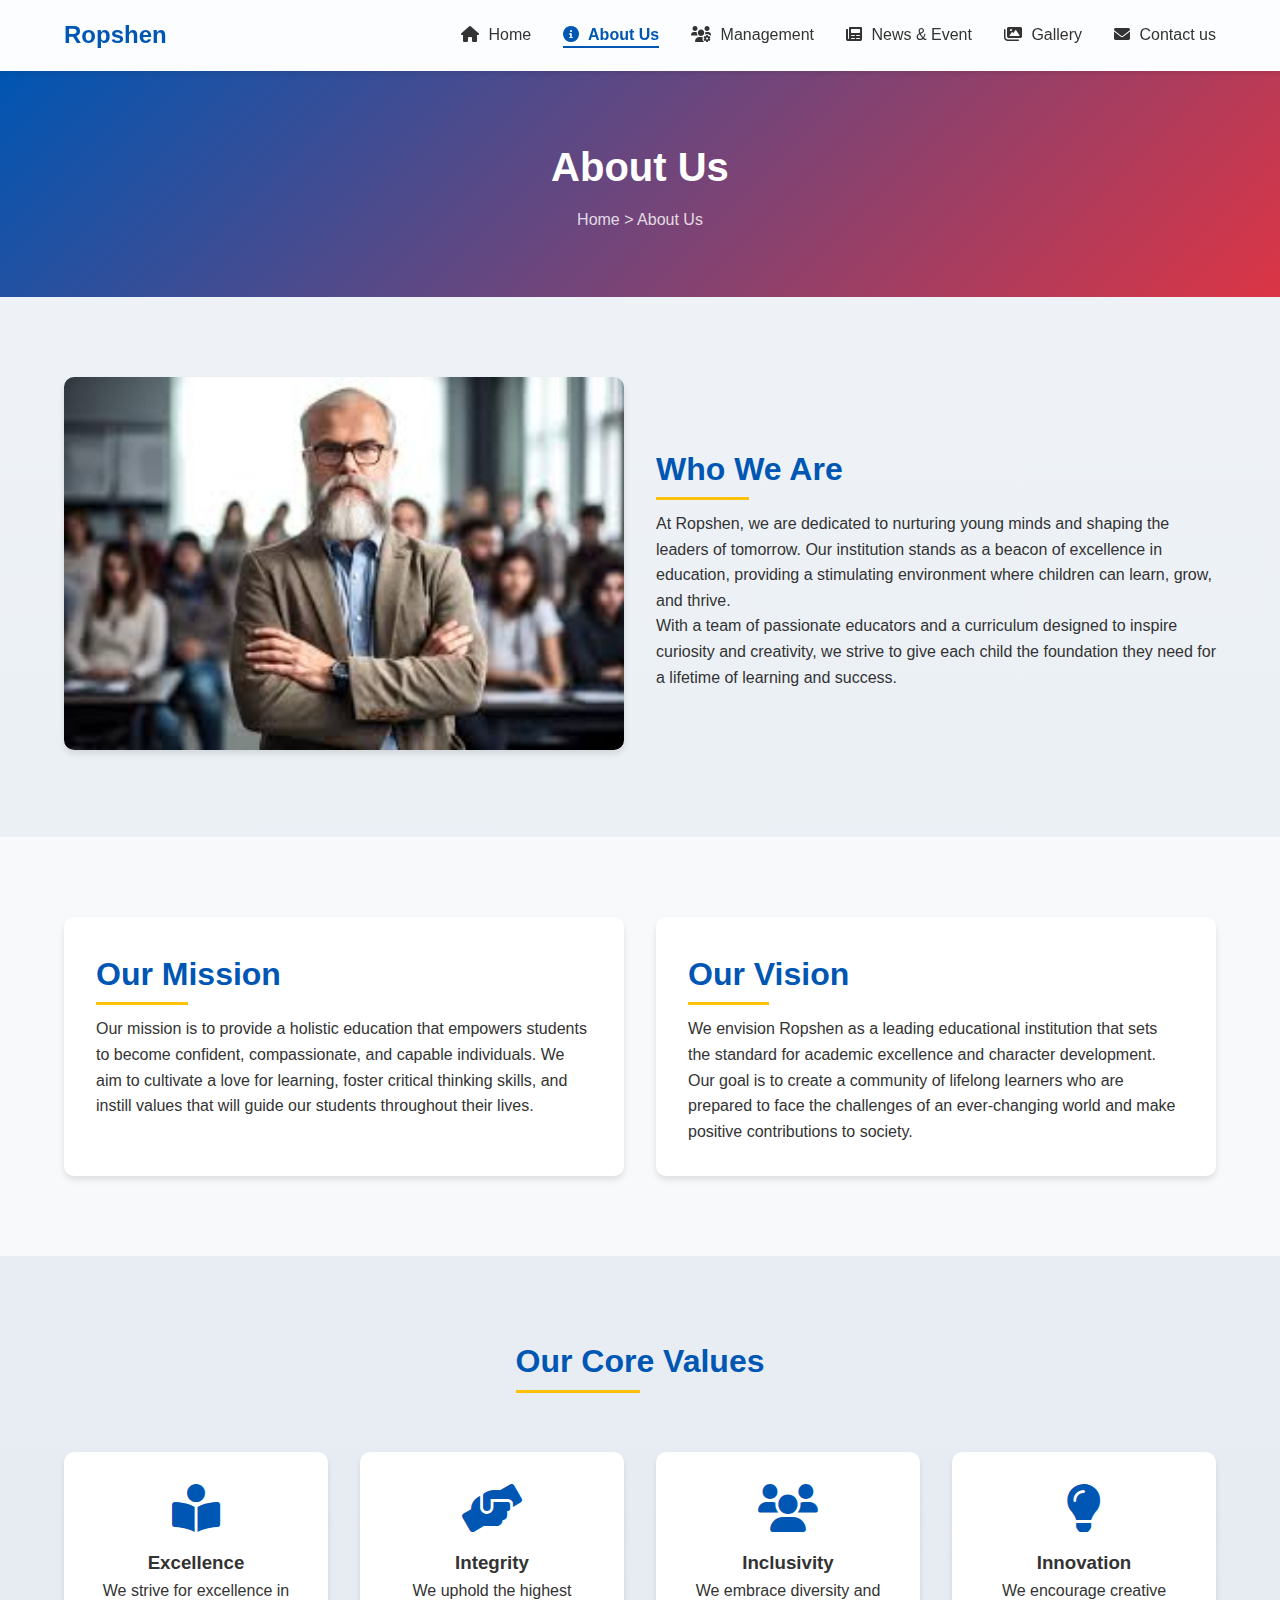
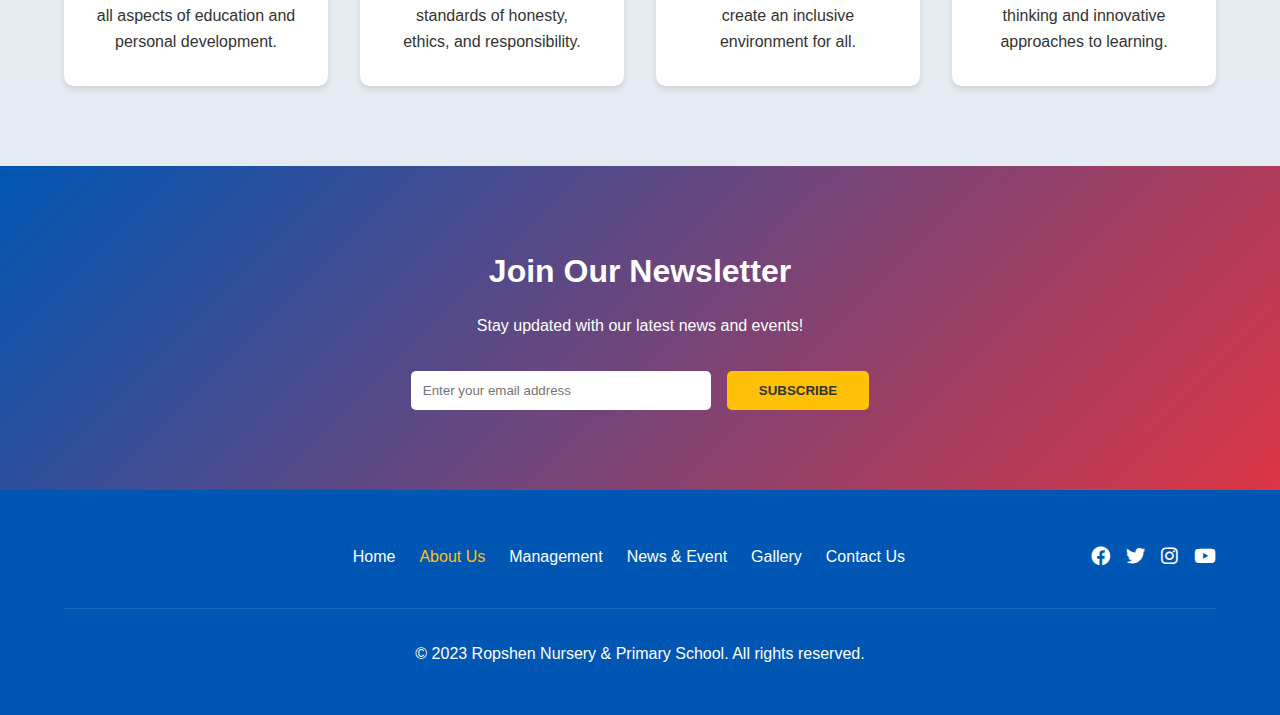
<file: About.html>
<!DOCTYPE html>
<html lang="en">
<head>
    <meta charset="UTF-8">
    <meta name="viewport" content="width=device-width, initial-scale=1.0">
    <title>Ropshen - About Us</title>
    <link rel="stylesheet" href="About.css">
    <link rel="stylesheet" href="https://cdnjs.cloudflare.com/ajax/libs/font-awesome/6.0.0-beta3/css/all.min.css">
</head>
<body>
    <!-- Navigation -->
    <nav class="main-nav">
        <div class="logo">Ropshen</div>
        <ul class="nav-links">
            <li><a href="index.html"><i class="fas fa-home"></i> Home</a></li>
            <li><a href="#" class="active"><i class="fas fa-info-circle"></i> About Us</a></li>
            <li><a href="management.html"><i class="fas fa-users-cog"></i> Management</a></li>
            <li><a href="News.html"><i class="fas fa-newspaper"></i> News & Event</a></li>
            <li><a href="Gallery.html"><i class="fas fa-images"></i> Gallery</a></li>
            <li><a href="Contact.html"><i class="fas fa-envelope"></i> Contact us</a></li>
        </ul>
        <div class="mobile-menu-toggle">
            <i class="fas fa-bars"></i>
        </div>
    </nav>

    <!-- Header -->
    <header class="header">
        <h1>About Us</h1>
        <div class="breadcrumb">Home > About Us</div>
    </header>

    <!-- Main Content -->
    <main class="main-content">
        <div class="about-image-container">
            <img src="/images/images.jpg" alt="About Us Image" class="about-image">
        </div>
        <div class="about-content">
            <h2 class="section-title">Who We Are</h2>
            <p>At Ropshen, we are dedicated to nurturing young minds and shaping the leaders of tomorrow. Our institution stands as a beacon of excellence in education, providing a stimulating environment where children can learn, grow, and thrive.</p>
            <p>With a team of passionate educators and a curriculum designed to inspire curiosity and creativity, we strive to give each child the foundation they need for a lifetime of learning and success.</p>
        </div>
    </main>

    <div class="content-section">
        <div class="mission-vision-container">
            <div class="mission">
                <h2 class="section-title">Our Mission</h2>
                <p>Our mission is to provide a holistic education that empowers students to become confident, compassionate, and capable individuals. We aim to cultivate a love for learning, foster critical thinking skills, and instill values that will guide our students throughout their lives.</p>
            </div>
            <div class="vision">
                <h2 class="section-title">Our Vision</h2>
                <p>We envision Ropshen as a leading educational institution that sets the standard for academic excellence and character development. Our goal is to create a community of lifelong learners who are prepared to face the challenges of an ever-changing world and make positive contributions to society.</p>
            </div>
        </div>
    </div>

    <section class="values">
        <h2 class="section-title">Our Core Values</h2>
        <div class="values-grid">
            <div class="value-card">
                <i class="fas fa-book-reader"></i>
                <h3>Excellence</h3>
                <p>We strive for excellence in all aspects of education and personal development.</p>
            </div>
            <div class="value-card">
                <i class="fas fa-hands-helping"></i>
                <h3>Integrity</h3>
                <p>We uphold the highest standards of honesty, ethics, and responsibility.</p>
            </div>
            <div class="value-card">
                <i class="fas fa-users"></i>
                <h3>Inclusivity</h3>
                <p>We embrace diversity and create an inclusive environment for all.</p>
            </div>
            <div class="value-card">
                <i class="fas fa-lightbulb"></i>
                <h3>Innovation</h3>
                <p>We encourage creative thinking and innovative approaches to learning.</p>
            </div>
        </div>
    </section>

    <!-- Newsletter -->
    <section class="newsletter">
        <h2>Join Our Newsletter</h2>
        <p>Stay updated with our latest news and events!</p>
        <form id="newsletterForm">
            <input type="email" placeholder="Enter your email address" required>
            <button type="submit" class="cta-button">Subscribe</button>
        </form>
    </section>

    <!-- Footer -->
    <footer>
        <div class="footer-content">
            <div class="logo">Ropshen</div>
            <nav class="footer-nav">
                <a href="index.html">Home</a>
                <a href="#" class="active">About Us</a>
                <a href="management.html">Management</a>
                <a href="News.html">News & Event</a>
                <a href="Gallery.html">Gallery</a>
                <a href="Contact.html">Contact Us</a>
            </nav>
            <div class="social-links">
                <a href="#"><i class="fab fa-facebook"></i></a>
                <a href="#"><i class="fab fa-twitter"></i></a>
                <a href="#"><i class="fab fa-instagram"></i></a>
                <a href="#"><i class="fab fa-youtube"></i></a>
            </div>
        </div>
        <div class="copyright">
            <p>&copy; 2023 Ropshen Nursery & Primary School. All rights reserved.</p>
        </div>
    </footer>

    <script src="About.js"></script>
</body>
</html>
</file>
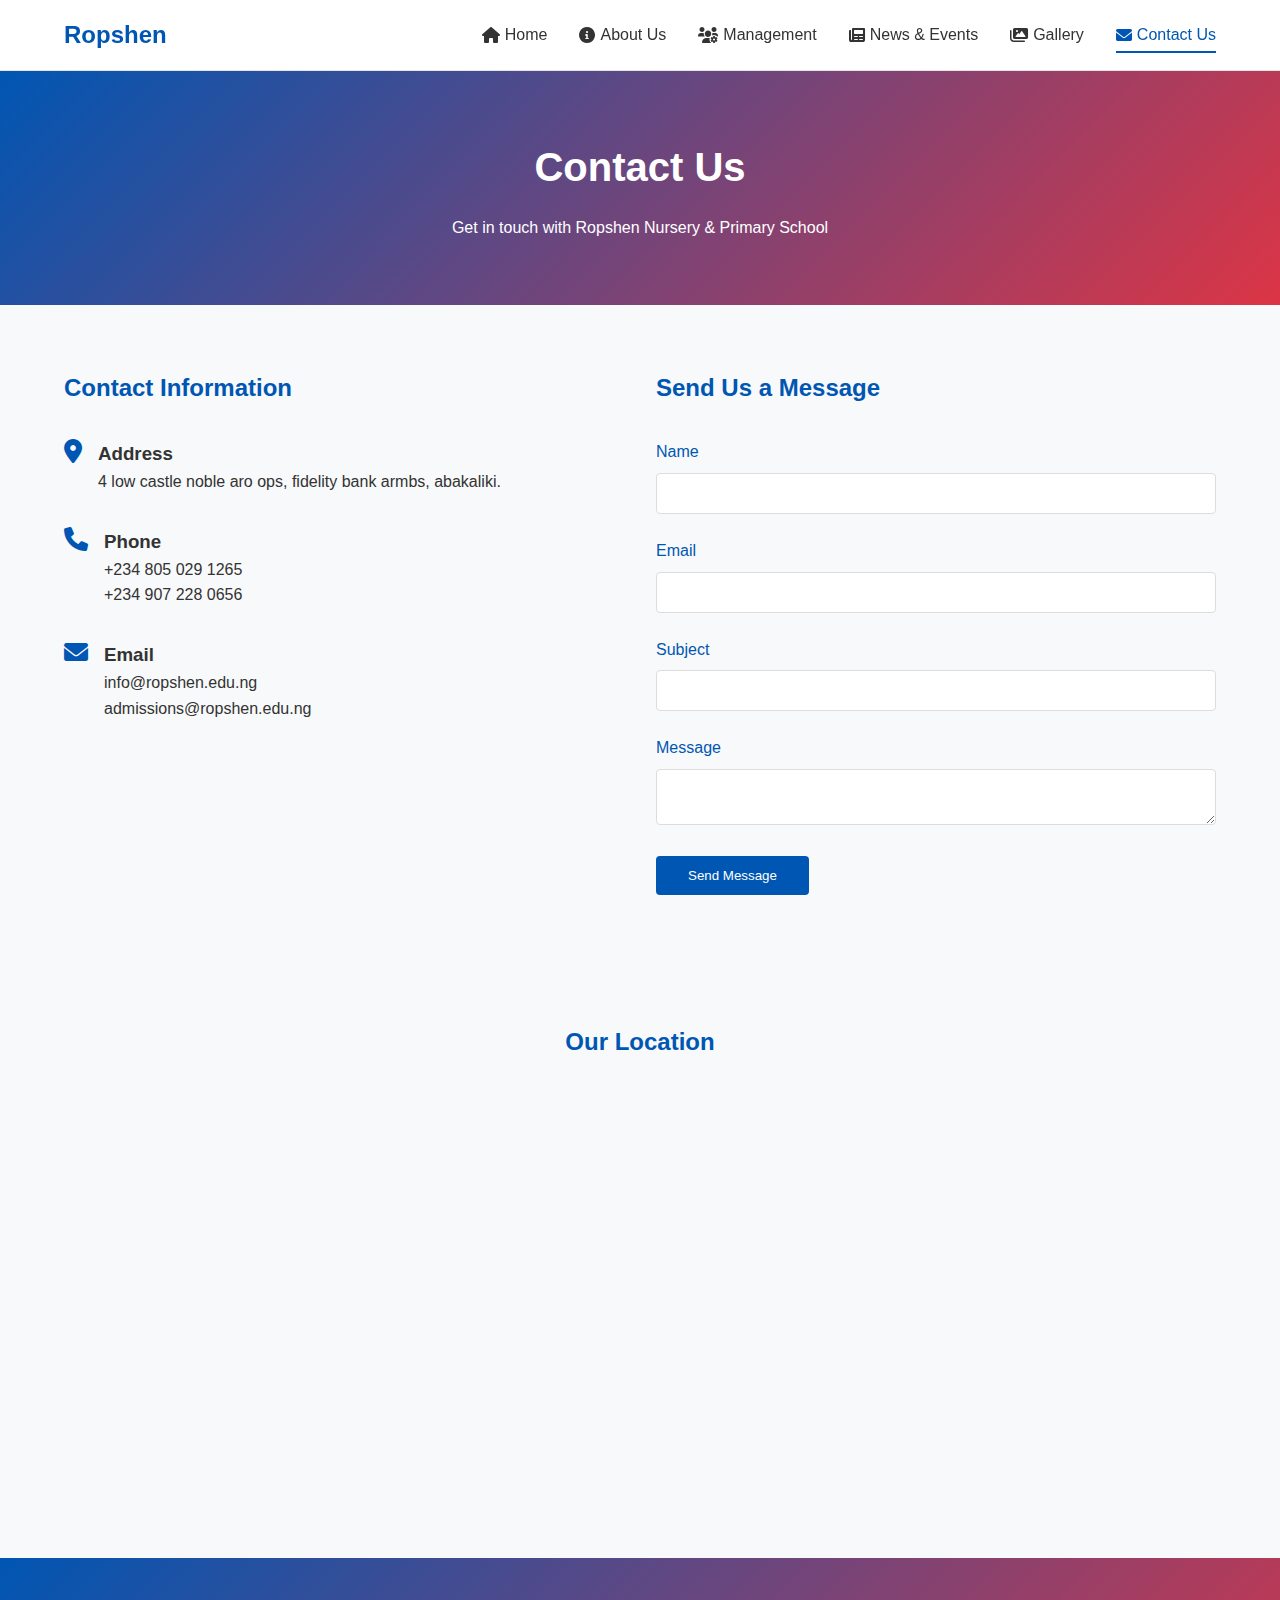
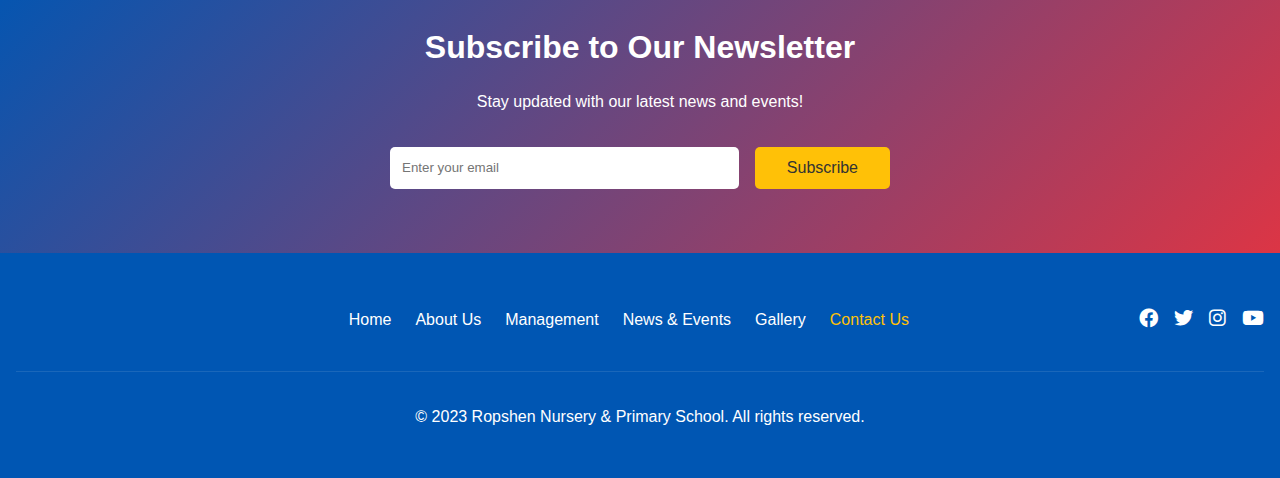
<file: Contact.html>
<!DOCTYPE html>
<html lang="en">
<head>
    <meta charset="UTF-8">
    <meta name="viewport" content="width=device-width, initial-scale=1.0">
    <title>Ropshen - Contact Us</title>
    <link rel="stylesheet" href="contact.css">
    <link rel="stylesheet" href="https://cdnjs.cloudflare.com/ajax/libs/font-awesome/6.0.0-beta3/css/all.min.css">
</head>
<body>
    <header>
        <nav class="main-nav">
            <div class="logo">Ropshen</div>
            <ul class="nav-links">
                <li><a href="index.html"><i class="fas fa-home"></i> Home</a></li>
                <li><a href="About.html"><i class="fas fa-info-circle"></i> About Us</a></li>
                <li><a href="management.html"><i class="fas fa-users-cog"></i> Management</a></li>
                <li><a href="News.html"><i class="fas fa-newspaper"></i> News & Events</a></li>
                <li><a href="Gallery.html"><i class="fas fa-images"></i> Gallery</a></li>
                <li><a href="Contact.html" class="active"><i class="fas fa-envelope"></i> Contact Us</a></li>
            </ul>
            <div class="mobile-menu-toggle">
                <i class="fas fa-bars"></i>
            </div>
        </nav>
    </header>

    <main>
        <section class="hero">
            <h1>Contact Us</h1>
            <p>Get in touch with Ropshen Nursery & Primary School</p>
        </section>

        <section class="contact-container">
            <div class="contact-info">
                <h2>Contact Information</h2>
                <div class="info-card">
                    <i class="fas fa-map-marker-alt"></i>
                    <div>
                        <h3>Address</h3>
                        <p>4 low castle noble aro ops, fidelity bank armbs, abakaliki.</p>
                    </div>
                </div>
                <div class="info-card">
                    <i class="fas fa-phone"></i>
                    <div>
                        <h3>Phone</h3>
                        <p>+234 805 029 1265</p>
                        <p>+234 907 228 0656</p>
                    </div>
                </div>
                <div class="info-card">
                    <i class="fas fa-envelope"></i>
                    <div>
                        <h3>Email</h3>
                        <p>info@ropshen.edu.ng</p>
                        <p>admissions@ropshen.edu.ng</p>
                    </div>
                </div>
            </div>

            <div class="contact-form">
                <h2>Send Us a Message</h2>
                <form id="contactForm">
                    <div class="form-group">
                        <label for="name">Name</label>
                        <input type="text" id="name" name="name" required>
                    </div>
                    <div class="form-group">
                        <label for="email">Email</label>
                        <input type="email" id="email" name="email" required>
                    </div>
                    <div class="form-group">
                        <label for="subject">Subject</label>
                        <input type="text" id="subject" name="subject" required>
                    </div>
                    <div class="form-group">
                        <label for="message">Message</label>
                        <textarea id="message" name="message" required></textarea>
                    </div>
                    <button type="submit" class="submit-btn">Send Message</button>
                </form>
            </div>
        </section>

        <section class="map-container">
            <h2>Our Location</h2>
            <div class="map">
                <iframe src="https://www.google.com/maps/embed?pb=!1m18!1m12!1m3!1d3964.7286406781897!2d3.3751297!3d6.4511254!2m3!1f0!2f0!3f0!3m2!1i1024!2i768!4f13.1!3m3!1m2!1s0x0%3A0x0!2zNsKwMjcnMDQuMSJOIDPCsDIyJzMwLjUiRQ!5e0!3m2!1sen!2sng!4v1625671681642!5m2!1sen!2sng" width="600" height="450" style="border:0;" allowfullscreen="" loading="lazy"></iframe>
            </div>
        </section>

        <section class="newsletter">
            <h2>Subscribe to Our Newsletter</h2>
            <p>Stay updated with our latest news and events!</p>
            <form id="newsletter-form">
                <input type="email" placeholder="Enter your email" required>
                <button type="submit" class="subscribe-btn">Subscribe</button>
            </form>
        </section>
    </main>

    <footer>
        <div class="footer-content">
            <div class="logo">Ropshen</div>
            <nav class="footer-nav">
                <a href="index.html">Home</a>
                <a href="About.html">About Us</a>
                <a href="management.html">Management</a>
                <a href="News.html">News & Events</a>
                <a href="Gallery.html">Gallery</a>
                <a href="Contact.html" class="active">Contact Us</a>
            </nav>
            <div class="social-links">
                <a href="#"><i class="fab fa-facebook"></i></a>
                <a href="#"><i class="fab fa-twitter"></i></a>
                <a href="#"><i class="fab fa-instagram"></i></a>
                <a href="#"><i class="fab fa-youtube"></i></a>
            </div>
        </div>
        <div class="copyright">
            &copy; 2023 Ropshen Nursery & Primary School. All rights reserved.
        </div>
    </footer>

    <script src="contact.js"></script>
</body>
</html>
</file>
<file: About.css>
:root {
    --primary-color: #0056b3;
    --secondary-color: #dc3545;
    --accent-color: #ffc107;
    --text-color: #333;
    --light-bg: #f8f9fa;
    --white: #ffffff;
}

* {
    margin: 0;
    padding: 0;
    box-sizing: border-box;
}

body {
    font-family: 'Arial', sans-serif;
    line-height: 1.6;
    color: var(--text-color);
    background: linear-gradient(to bottom, #f0f4f8, #e2e8f0);
}

.container {
    width: 90%;
    max-width: 1200px;
    margin: 0 auto;
    padding: 0 20px;
}

/* Header Navigation */
.main-nav {
    display: flex;
    justify-content: space-between;
    align-items: center;
    padding: 1rem 5%;
    background: rgba(255, 255, 255, 0.8);
    backdrop-filter: blur(10px);
    border-bottom: 1px solid rgba(255, 255, 255, 0.2);
    box-shadow: 0 2px 5px rgba(0,0,0,0.1);
    position: sticky;
    top: 0;
    z-index: 1000;
}

.logo {
    font-size: 1.5rem;
    font-weight: bold;
    color: var(--primary-color);
}

.nav-links {
    display: flex;
    list-style: none;
    gap: 2rem;
}

.nav-links a {
    text-decoration: none;
    color: var(--text-color);
    transition: color 0.3s ease;
    position: relative;
}

.nav-links a::after {
    content: '';
    position: absolute;
    width: 0;
    height: 2px;
    bottom: -5px;
    left: 0;
    background-color: var(--primary-color);
    transition: width 0.3s ease;
}

.nav-links a:hover::after,
.nav-links a.active::after {
    width: 100%;
}

.nav-links a.active {
    color: var(--primary-color);
    font-weight: bold;
}

.nav-links i {
    margin-right: 5px;
}

.mobile-menu-toggle {
    display: none;
    font-size: 1.5rem;
    cursor: pointer;
}

/* Header */
.header {
    background: linear-gradient(135deg, var(--primary-color), var(--secondary-color));
    color: var(--white);
    padding: 4rem 5%;
    text-align: center;
}

.header h1 {
    font-size: 2.5rem;
    margin-bottom: 0.5rem;
}

.breadcrumb {
    font-size: 1rem;
    opacity: 0.8;
}

/* Main Content */
.main-content {
    display: flex;
    flex-wrap: wrap;
    justify-content: space-between;
    align-items: center;
    padding: 5rem 5%;
    gap: 2rem;
}

.about-image-container {
    flex: 1;
    min-width: 300px;
}

.about-image {
    width: 100%;
    height: auto;
    border-radius: 10px;
    box-shadow: 0 4px 6px rgba(0,0,0,0.1);
    transition: transform 0.3s ease;
}

.about-image:hover {
    transform: scale(1.05);
}

.about-content {
    flex: 1;
    min-width: 300px;
}

.section-title {
    color: var(--primary-color);
    font-size: 2rem;
    margin-bottom: 1rem;
    position: relative;
    display: inline-block;
}

.section-title::after {
    content: '';
    position: absolute;
    width: 50%;
    height: 3px;
    bottom: -5px;
    left: 0;
    background-color: var(--accent-color);
    transition: width 0.3s ease;
}

.section-title:hover::after {
    width: 100%;
}

/* Mission and Vision */
.content-section {
    background-color: var(--light-bg);
    padding: 5rem 5%;
}

.mission-vision-container {
    display: flex;
    flex-wrap: wrap;
    justify-content: space-between;
    gap: 2rem;
}

.mission, .vision {
    flex: 1;
    min-width: 300px;
    background-color: var(--white);
    padding: 2rem;
    border-radius: 10px;
    box-shadow: 0 4px 6px rgba(0,0,0,0.1);
    transition: transform 0.3s ease;
}

.mission:hover, .vision:hover {
    transform: translateY(-10px);
}

/* Values Section */
.values {
    padding: 5rem 5%;
    text-align: center;
}

.values-grid {
    display: grid;
    grid-template-columns: repeat(auto-fit, minmax(250px, 1fr));
    gap: 2rem;
    margin-top: 3rem;
}

.value-card {
    background-color: var(--white);
    padding: 2rem;
    border-radius: 10px;
    box-shadow: 0 4px 6px rgba(0,0,0,0.1);
    transition: transform 0.3s ease;
}

.value-card:hover {
    transform: translateY(-10px);
}

.value-card i {
    font-size: 3rem;
    color: var(--primary-color);
    margin-bottom: 1rem;
}

/* Newsletter */
.newsletter {
    background: linear-gradient(135deg, var(--primary-color), var(--secondary-color));
    color: var(--white);
    padding: 5rem 5%;
    text-align: center;
}

.newsletter h2 {
    font-size: 2rem;
    margin-bottom: 1rem;
}

.newsletter p {
    margin-bottom: 2rem;
}

.newsletter form {
    display: flex;
    justify-content: center;
    gap: 1rem;
}

.newsletter input {
    padding: 0.75rem;
    width: 300px;
    border: none;
    border-radius: 5px;
}

.cta-button {
    padding: 0.75rem 2rem;
    background: var(--accent-color);
    color: var(--text-color);
    border: none;
    border-radius: 5px;
    cursor: pointer;
    transition: all 0.3s ease;
    font-weight: bold;
    text-transform: uppercase;
}

.cta-button:hover {
    background: var(--white);
    color: var(--primary-color);
    transform: translateY(-3px);
    box-shadow: 0 4px 6px rgba(0, 0, 0, 0.1);
}

/* Footer */
footer {
    background: var(--primary-color);
    color: var(--white);
    padding: 3rem 5%;
}

.footer-content {
    display: flex;
    justify-content: space-between;
    align-items: center;
    flex-wrap: wrap;
    gap: 2rem;
    margin-bottom: 2rem;
}

.footer-nav {
    display: flex;
    gap: 1.5rem;
}

.footer-nav a {
    color: var(--white);
    text-decoration: none;
    transition: color 0.3s ease;
}

.footer-nav a:hover,
.footer-nav a.active {
    color: var(--accent-color);
}

.social-links {
    display: flex;
    gap: 1rem;
}

.social-links a {
    color: var(--white);
    font-size: 1.2rem;
    transition: color 0.3s ease;
}

.social-links a:hover {
    color: var(--accent-color);
}

.copyright {
    text-align: center;
    padding-top: 2rem;
    border-top: 1px solid rgba(255,255,255,0.1);
}

/* Responsive Design */
@media (max-width: 768px) {
    .nav-links {
        display: none;
    }

    .mobile-menu-toggle {
        display: block;
    }

    .main-content,
    .mission-vision-container {
        flex-direction: column;
    }

    .newsletter form {
        flex-direction: column;
        align-items: center;
    }

    .newsletter input {
        width: 100%;
        max-width: 300px;
    }

    .footer-content {
        flex-direction: column;
        text-align: center;
    }

    .footer-nav {
        flex-direction: column;
        gap: 1rem;
    }
}

/* Animations */
@keyframes fadeIn {
    from { opacity: 0; }
    to { opacity: 1; }
}

.fade-in {
    animation: fadeIn 1s ease-in;
}

@keyframes slideInFromLeft {
    0% {
        transform: translateX(-100%);
        opacity: 0;
    }
    100% {
        transform: translateX(0);
        opacity: 1;
    }
}

.slide-in-left {
    animation: slideInFromLeft 1s ease-out;
}

@keyframes slideInFromRight {
    0% {
        transform: translateX(100%);
        opacity: 0;
    }
    100% {
        transform: translateX(0);
        opacity: 1;
    }
}

.slide-in-right {
    animation: slideInFromRight 1s ease-out;
}
</file>
<file: contact.css>
:root {
    --primary-color: #0056b3;
    --secondary-color: #dc3545;
    --accent-color: #ffc107;
    --text-color: #333;
    --light-bg: #f8f9fa;
    --white: #ffffff;
}

* {
    margin: 0;
    padding: 0;
    box-sizing: border-box;
}

body {
    font-family: 'Arial', sans-serif;
    line-height: 1.6;
    color: var(--text-color);
    background-color: var(--light-bg);
}

.container {
    width: 90%;
    max-width: 1200px;
    margin: 0 auto;
    padding: 0 20px;
}

/* Header Navigation */
.main-nav {
    display: flex;
    justify-content: space-between;
    align-items: center;
    padding: 1rem 5%;
    background: rgba(255, 255, 255, 0.9);
    backdrop-filter: blur(10px);
    border-bottom: 1px solid rgba(0, 0, 0, 0.1);
    position: sticky;
    top: 0;
    z-index: 1000;
    transition: all 0.3s ease;
}

.logo {
    font-size: 1.5rem;
    font-weight: bold;
    color: var(--primary-color);
}

.nav-links {
    display: flex;
    list-style: none;
    gap: 2rem;
}

.nav-links a {
    text-decoration: none;
    color: var(--text-color);
    transition: color 0.3s ease;
    position: relative;
    display: flex;
    align-items: center;
}

.nav-links a i {
    margin-right: 5px;
}

.nav-links a::after {
    content: '';
    position: absolute;
    width: 0;
    height: 2px;
    bottom: -5px;
    left: 0;
    background-color: var(--primary-color);
    transition: width 0.3s ease;
}

.nav-links a:hover::after,
.nav-links a.active::after {
    width: 100%;
}

.nav-links a:hover,
.nav-links a.active {
    color: var(--primary-color);
}

.mobile-menu-toggle {
    display: none;
    font-size: 1.5rem;
    cursor: pointer;
}

/* Hero Section */
.hero {
    background: linear-gradient(135deg, var(--primary-color), var(--secondary-color));
    color: var(--white);
    text-align: center;
    padding: 4rem 1rem;
}

.hero h1 {
    font-size: 2.5rem;
    margin-bottom: 1rem;
}

/* Contact Container */
.contact-container {
    display: flex;
    justify-content: space-between;
    padding: 4rem 5%;
    gap: 2rem;
}

.contact-info,
.contact-form {
    flex: 1;
}

.contact-info h2,
.contact-form h2 {
    color: var(--primary-color);
    margin-bottom: 2rem;
}

.info-card {
    display: flex;
    align-items: flex-start;
    margin-bottom: 2rem;
}

.info-card i {
    font-size: 1.5rem;
    color: var(--primary-color);
    margin-right: 1rem;
}

.form-group {
    margin-bottom: 1.5rem;
}

.form-group label {
    display: block;
    margin-bottom: 0.5rem;
    color: var(--primary-color);
}

.form-group input,
.form-group textarea {
    width: 100%;
    padding: 0.75rem;
    border: 1px solid #ddd;
    border-radius: 4px;
}

.submit-btn {
    background-color: var(--primary-color);
    color: var(--white);
    border: none;
    padding: 0.75rem 2rem;
    border-radius: 4px;
    cursor: pointer;
    transition: background-color 0.3s ease;
}

.submit-btn:hover {
    background-color: var(--secondary-color);
}

/* Map Container */
.map-container {
    padding: 4rem 5%;
}

.map-container h2 {
    color: var(--primary-color);
    margin-bottom: 2rem;
    text-align: center;
}

.map {
    width: 100%;
    height: 400px;
    border-radius: 8px;
    overflow: hidden;
}

.map iframe {
    width: 100%;
    height: 100%;
    border: none;
}

/* Newsletter Section */
.newsletter {
    background: linear-gradient(135deg, var(--primary-color), var(--secondary-color));
    color: var(--white);
    text-align: center;
    padding: 4rem 1rem;
}

.newsletter h2 {
    font-size: 2rem;
    margin-bottom: 1rem;
}

.newsletter p {
    margin-bottom: 2rem;
}

#newsletter-form {
    display: flex;
    justify-content: center;
    gap: 1rem;
    max-width: 500px;
    margin: 0 auto;
}

#newsletter-form input {
    flex: 1;
    padding: 0.75rem;
    border: none;
    border-radius: 5px;
}

.subscribe-btn {
    background-color: var(--accent-color);
    color: var(--text-color);
    border: none;
    padding: 0.75rem 2rem;
    font-size: 1rem;
    border-radius: 5px;
    cursor: pointer;
    transition: background-color 0.3s ease;
}

.subscribe-btn:hover {
    background-color: var(--white);
}

/* Footer */
footer {
    background-color: var(--primary-color);
    color: var(--white);
    padding: 3rem 1rem;
}

.footer-content {
    display: flex;
    justify-content: space-between;
    align-items: center;
    flex-wrap: wrap;
    gap: 2rem;
    margin-bottom: 2rem;
}

.footer-nav {
    display: flex;
    gap: 1.5rem;
}

.footer-nav a {
    color: var(--white);
    text-decoration: none;
    transition: color 0.3s ease;
}

.footer-nav a:hover,
.footer-nav a.active {
    color: var(--accent-color);
}

.social-links {
    display: flex;
    gap: 1rem;
}

.social-links a {
    color: var(--white);
    font-size: 1.2rem;
    transition: color 0.3s ease;
}

.social-links a:hover {
    color: var(--accent-color);
}

.copyright {
    text-align: center;
    padding-top: 2rem;
    border-top: 1px solid rgba(255, 255, 255, 0.1);
}

/* Responsive Design */
@media (max-width: 768px) {
    .nav-links {
        display: none;
        flex-direction: column;
        position: absolute;
        top: 100%;
        left: 0;
        right: 0;
        background-color: var(--white);
        padding: 1rem;
        box-shadow: 0 2px 5px rgba(0, 0, 0, 0.1);
    }

    .nav-links.show {
        display: flex;
    }

    .mobile-menu-toggle {
        display: block;
    }

    .contact-container {
        flex-direction: column;
    }

    #newsletter-form {
        flex-direction: column;
    }

    .footer-content {
        flex-direction: column;
        text-align: center;
    }

    .footer-nav {
        flex-direction: column;
        gap: 1rem;
    }
}

/* Animations */
@keyframes fadeIn {
    from { opacity: 0; }
    to { opacity: 1; }
}

.fade-in {
    animation: fadeIn 1s ease-in;
}

@keyframes slideInFromLeft {
    0% {
        transform: translateX(-100%);
        opacity: 0;
    }
    100% {
        transform: translateX(0);
        opacity: 1;
    }
}

.slide-in-left {
    animation: slideInFromLeft 1s ease-out;
}

@keyframes slideInFromRight {
    0% {
        transform: translateX(100%);
        opacity: 0;
    }
    100% {
        transform: translateX(0);
        opacity: 1;
    }
}

.slide-in-right {
    animation: slideInFromRight 1s ease-out;
}
</file>
